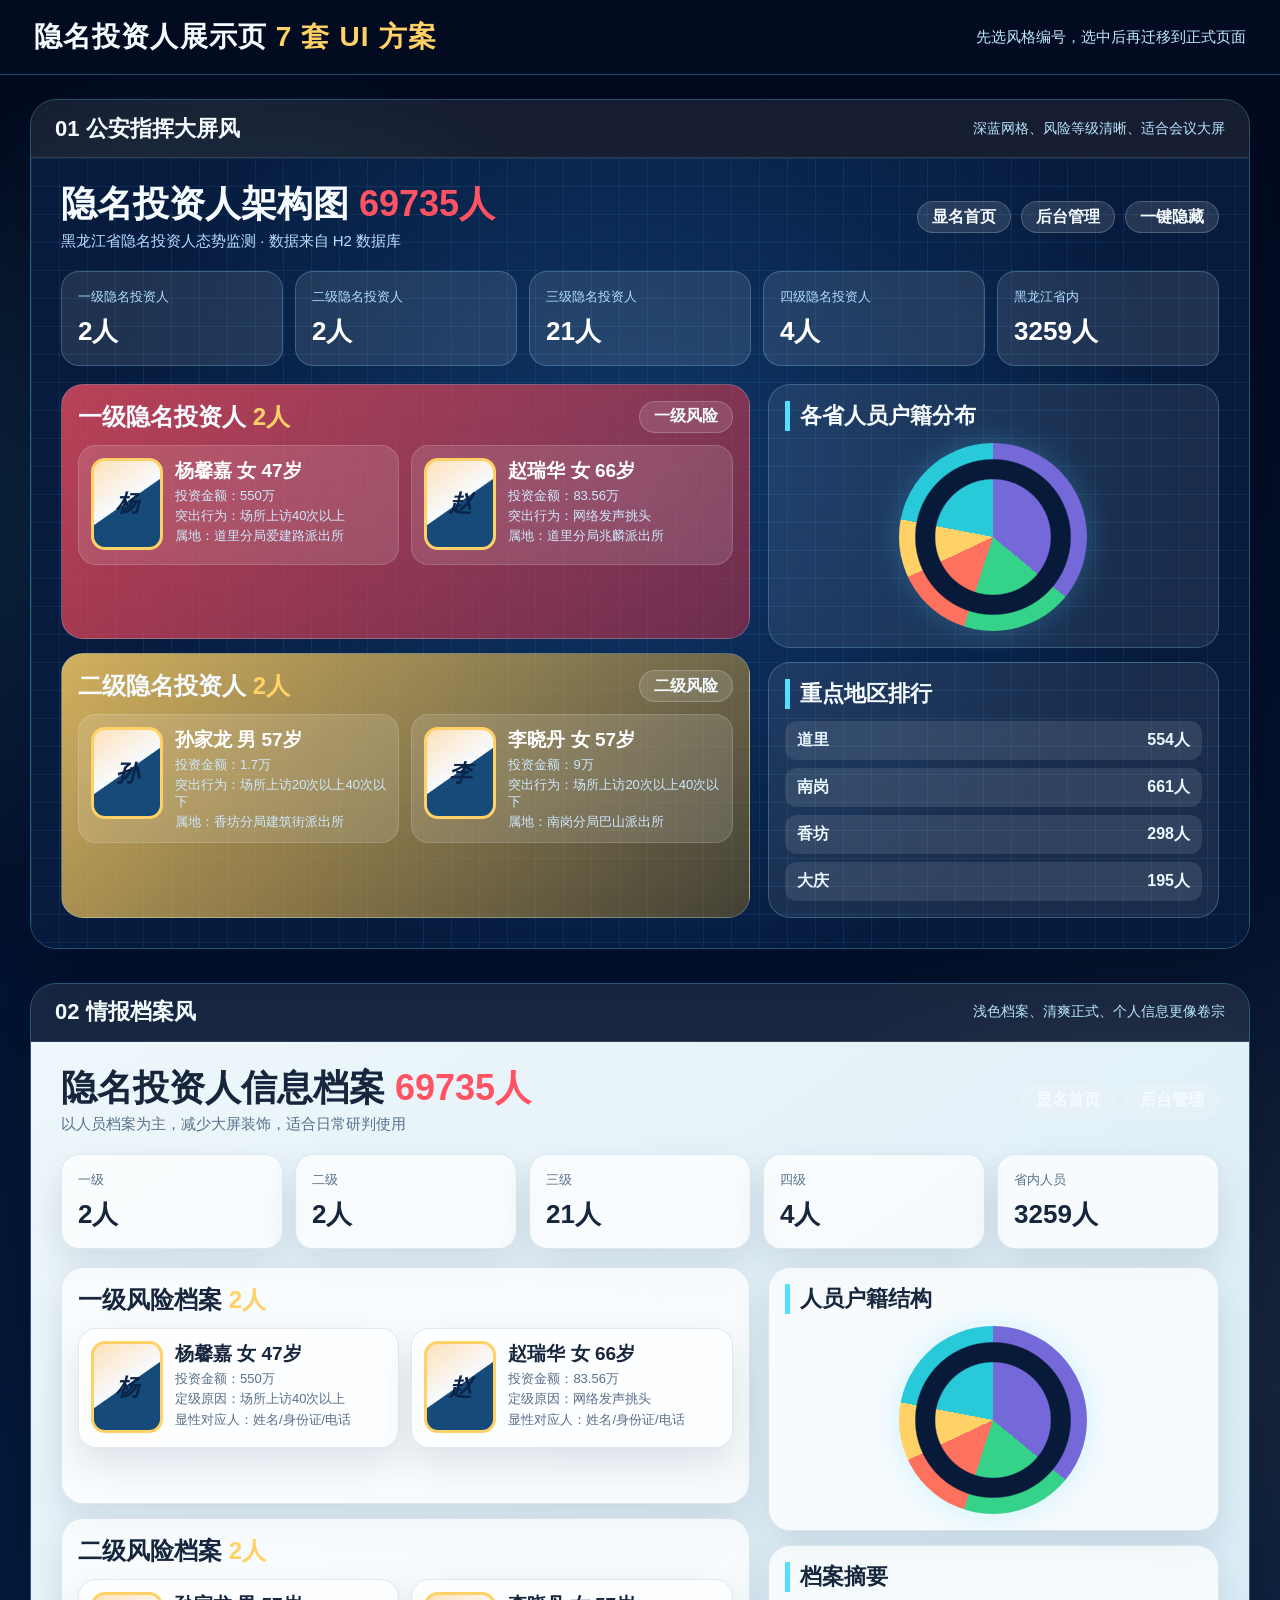
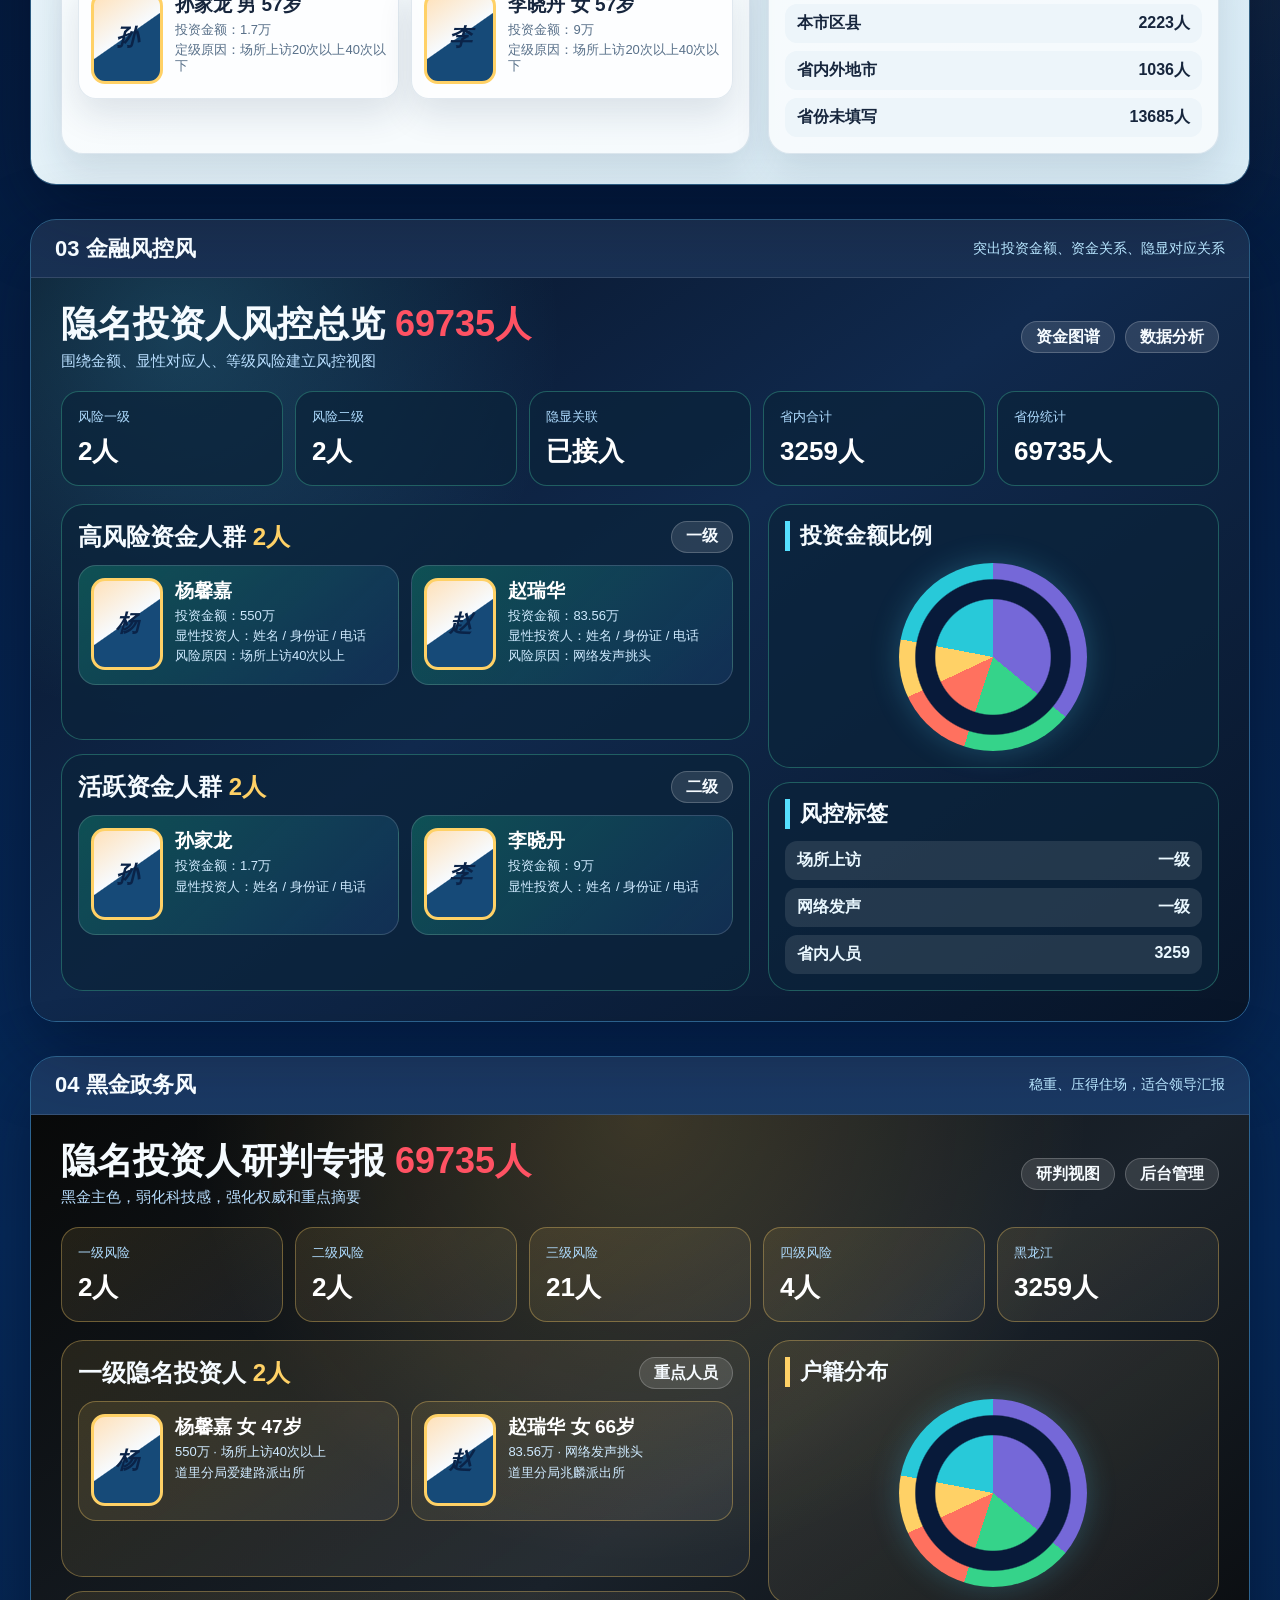
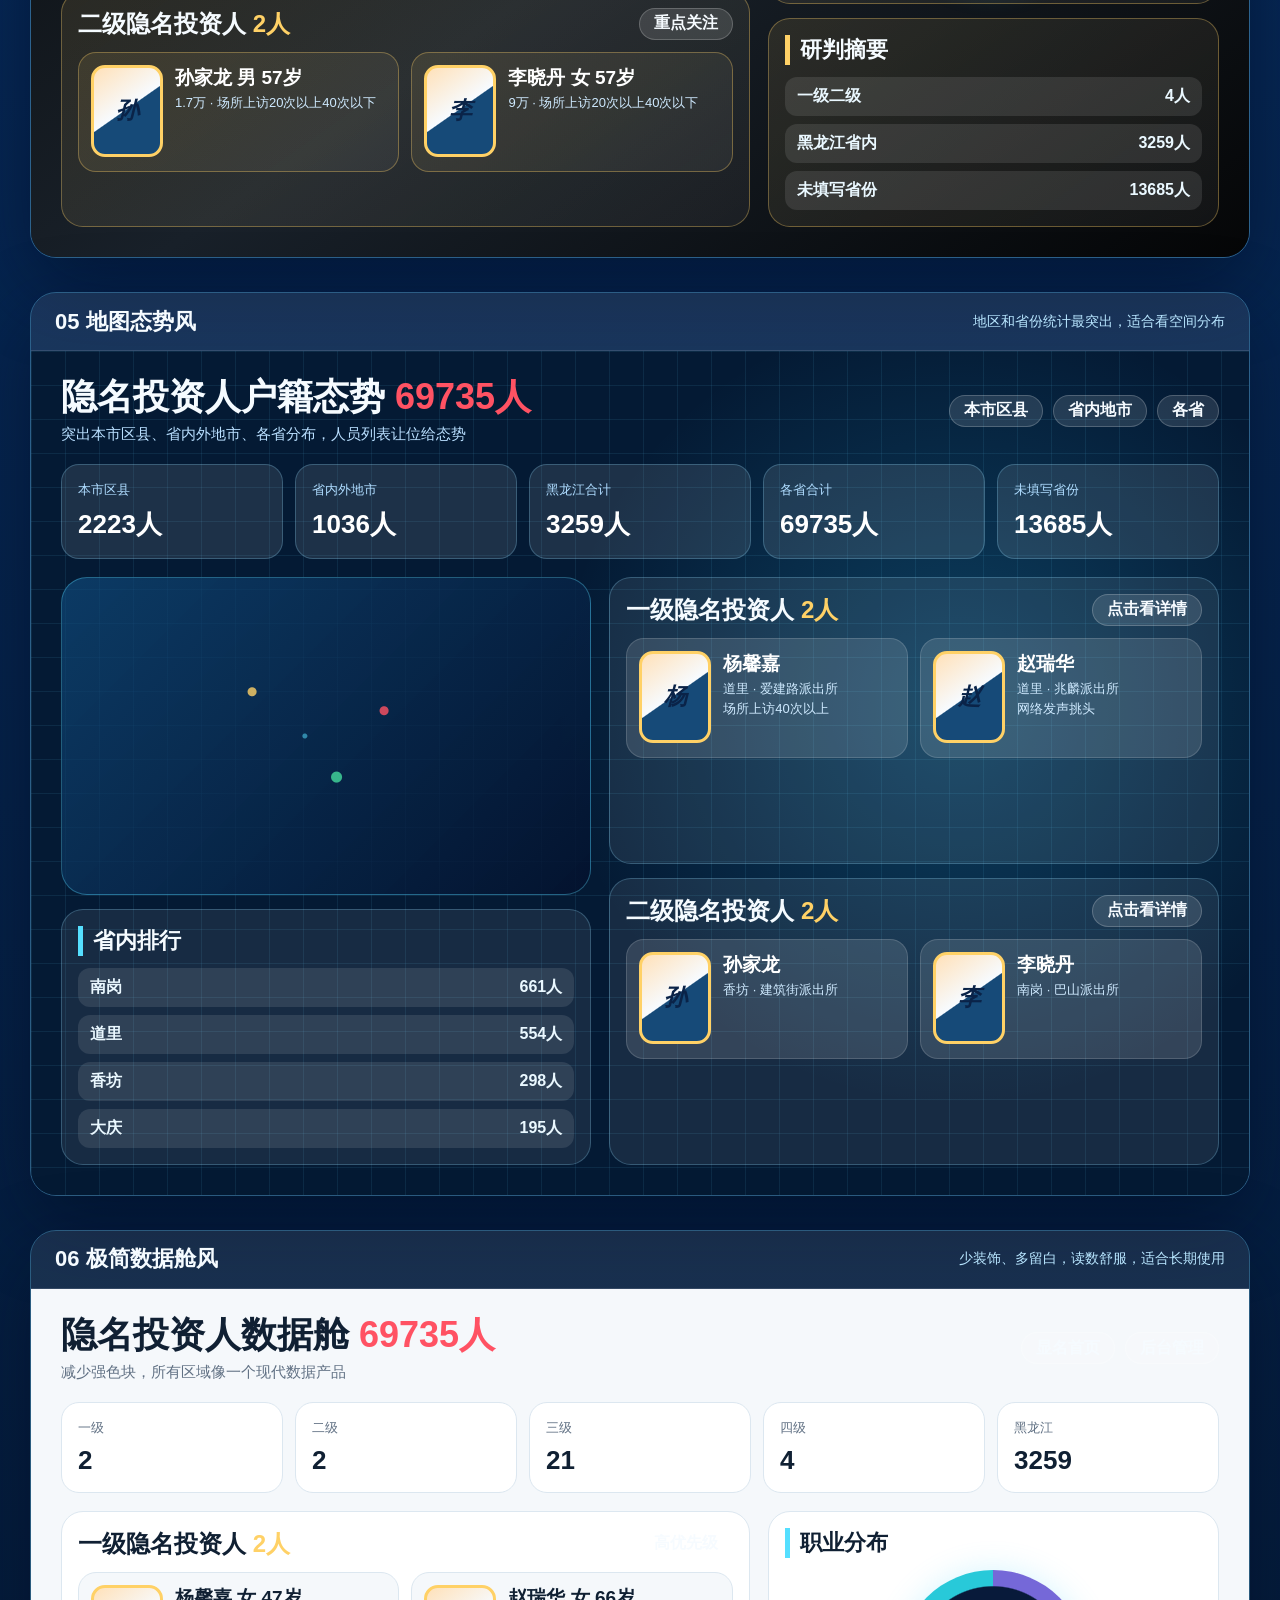
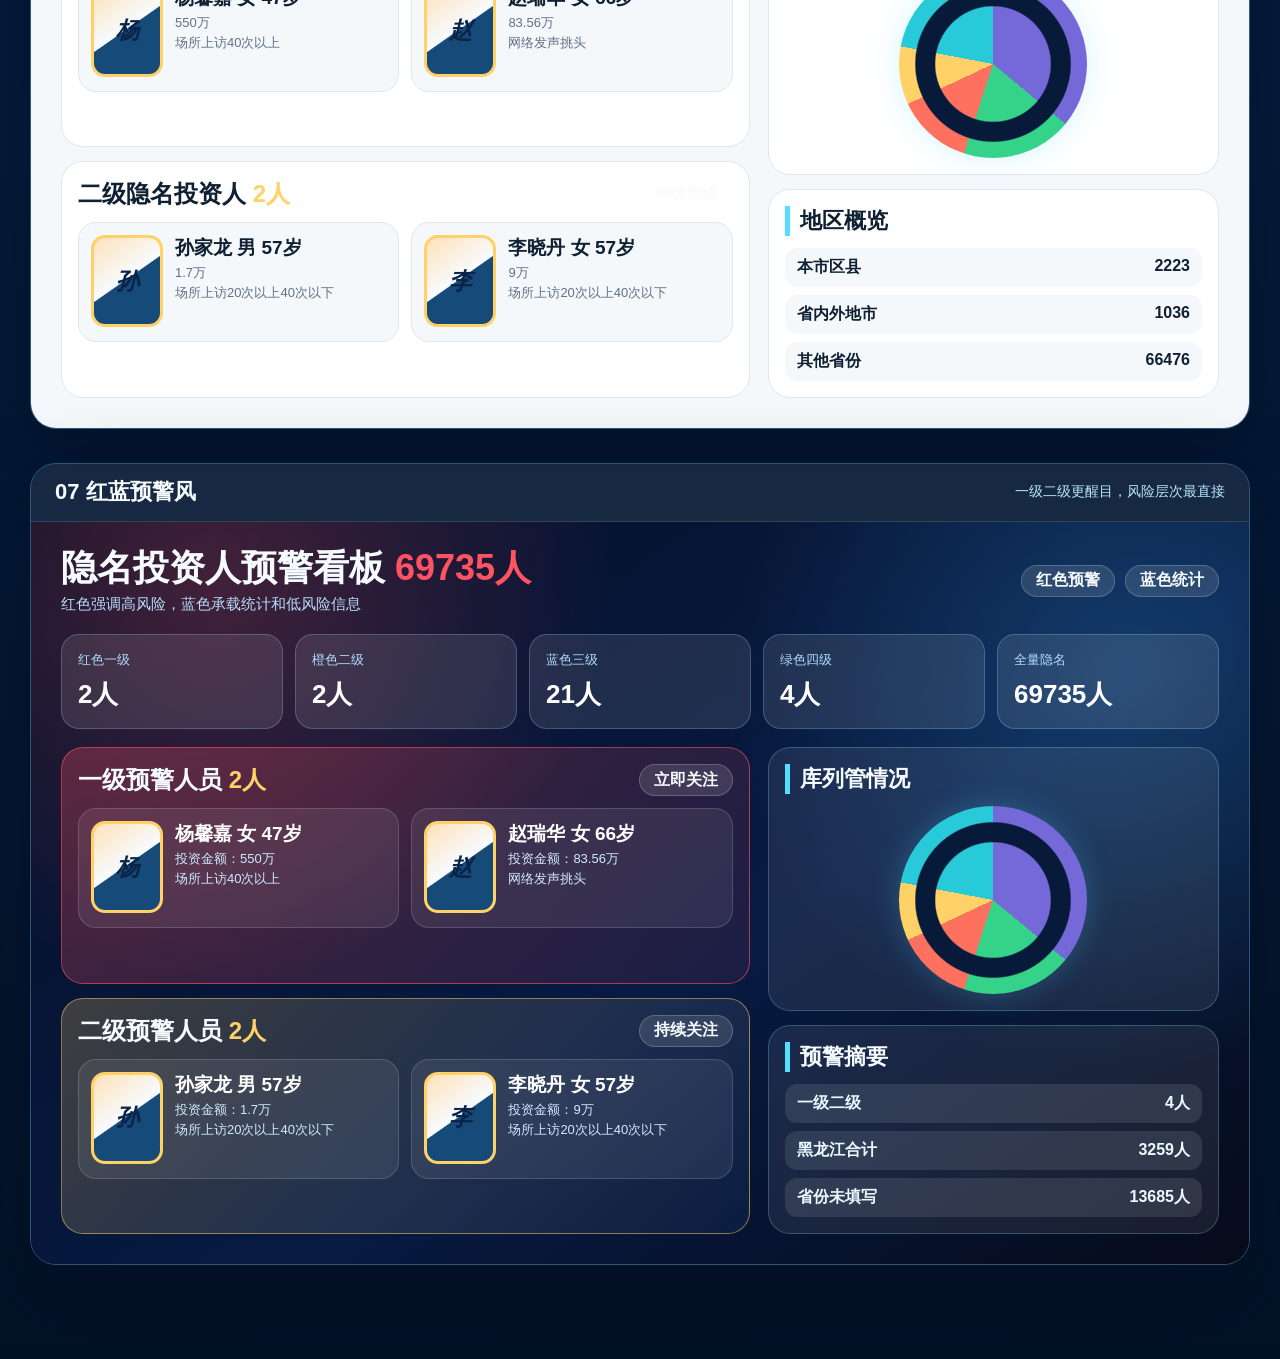
<file: frontend/hidden-ui-options.html>
<!doctype html>
<html lang="zh-CN">
  <head>
    <meta charset="UTF-8">
    <meta name="viewport" content="width=device-width, initial-scale=1.0">
    <title>隐名投资人页面 UI 方案选择</title>
    <style>
      :root {
        --ink: #06142f;
        --navy: #061b3d;
        --deep: #031127;
        --cyan: #55dfff;
        --gold: #ffd166;
        --red: #ff5263;
        --green: #42d69b;
        --violet: #8578ff;
        --card: rgba(255, 255, 255, 0.1);
        --line: rgba(142, 218, 255, 0.26);
      }

      * {
        box-sizing: border-box;
      }

      body {
        margin: 0;
        min-width: 1260px;
        color: #f5fbff;
        font-family: "Microsoft YaHei", "PingFang SC", "Noto Sans SC", Arial, sans-serif;
        background:
          radial-gradient(circle at 18% 8%, rgba(86, 223, 255, 0.18), transparent 28rem),
          radial-gradient(circle at 92% 22%, rgba(255, 209, 102, 0.1), transparent 30rem),
          linear-gradient(180deg, #02091c, #062a5a 46%, #031327);
      }

      .selector-shell {
        padding: 26px 30px 60px;
      }

      .selector-head {
        position: sticky;
        z-index: 20;
        top: 0;
        display: flex;
        justify-content: space-between;
        align-items: center;
        margin: -26px -30px 24px;
        padding: 18px 34px;
        background: rgba(3, 12, 32, 0.92);
        border-bottom: 1px solid rgba(103, 207, 255, 0.32);
        backdrop-filter: blur(14px);
      }

      .selector-head h1 {
        margin: 0;
        font-size: 28px;
        letter-spacing: 0.04em;
      }

      .selector-head span {
        color: var(--gold);
      }

      .selector-note {
        margin: 0;
        color: #bfe8ff;
        font-size: 15px;
      }

      .option {
        overflow: hidden;
        margin: 0 auto 34px;
        max-width: 1540px;
        min-height: 760px;
        border-radius: 26px;
        border: 1px solid rgba(120, 213, 255, 0.34);
        box-shadow: 0 28px 80px rgba(0, 8, 30, 0.46);
      }

      .option-label {
        display: flex;
        justify-content: space-between;
        align-items: center;
        min-height: 58px;
        padding: 0 24px;
        background: rgba(255, 255, 255, 0.08);
        border-bottom: 1px solid rgba(255, 255, 255, 0.12);
      }

      .option-label b {
        font-size: 22px;
      }

      .option-label small {
        color: #b8e6ff;
        font-size: 14px;
      }

      .screen {
        min-height: 702px;
        padding: 26px 30px 30px;
      }

      .hero {
        display: grid;
        grid-template-columns: 1fr auto;
        align-items: center;
        gap: 24px;
        margin-bottom: 20px;
      }

      .hero h2 {
        margin: 0;
        font-size: 36px;
        line-height: 1.1;
      }

      .hero h2 span {
        color: var(--red);
      }

      .hero p {
        margin: 8px 0 0;
        color: #b9dfff;
        font-size: 15px;
      }

      .hero-actions {
        display: flex;
        gap: 10px;
      }

      .chip {
        display: inline-flex;
        align-items: center;
        justify-content: center;
        min-height: 32px;
        padding: 0 14px;
        border-radius: 999px;
        color: #f6fbff;
        background: rgba(255, 255, 255, 0.12);
        border: 1px solid rgba(255, 255, 255, 0.2);
        font-weight: 800;
      }

      .metric-row {
        display: grid;
        grid-template-columns: repeat(5, minmax(0, 1fr));
        gap: 12px;
        margin-bottom: 18px;
      }

      .metric {
        min-height: 86px;
        padding: 16px;
        border-radius: 18px;
        background: var(--card);
        border: 1px solid var(--line);
      }

      .metric small {
        display: block;
        color: #afdcff;
        font-size: 13px;
      }

      .metric b {
        display: block;
        margin-top: 8px;
        color: #fff;
        font-size: 26px;
      }

      .layout {
        display: grid;
        grid-template-columns: 1.45fr 0.95fr;
        gap: 18px;
      }

      .people-grid {
        display: grid;
        gap: 14px;
      }

      .group {
        padding: 16px;
        border-radius: 22px;
        border: 1px solid var(--line);
        background: rgba(255, 255, 255, 0.08);
      }

      .group-head {
        display: flex;
        align-items: center;
        justify-content: space-between;
        gap: 12px;
        margin-bottom: 12px;
      }

      .group-head h3 {
        margin: 0;
        font-size: 24px;
      }

      .group-head h3 span {
        color: var(--gold);
      }

      .person-row {
        display: grid;
        grid-template-columns: repeat(2, minmax(0, 1fr));
        gap: 12px;
      }

      .person-card {
        display: grid;
        grid-template-columns: 72px 1fr;
        gap: 12px;
        min-height: 120px;
        padding: 12px;
        border-radius: 18px;
        background: rgba(255, 255, 255, 0.12);
        border: 1px solid rgba(255, 255, 255, 0.15);
      }

      .avatar {
        display: grid;
        place-items: center;
        width: 72px;
        height: 92px;
        border-radius: 14px;
        color: #0a2348;
        background: linear-gradient(145deg, #ffe1b9, #f7fbff 48%, #164a78 49%);
        border: 3px solid #ffd166;
        font-size: 23px;
        font-weight: 900;
      }

      .person-card strong {
        display: block;
        color: #fff;
        font-size: 19px;
      }

      .person-card span {
        display: block;
        margin-top: 4px;
        color: #cfeaff;
        font-size: 13px;
        line-height: 1.25;
      }

      .side {
        display: grid;
        gap: 14px;
      }

      .panel {
        padding: 16px;
        border-radius: 22px;
        border: 1px solid var(--line);
        background: rgba(255, 255, 255, 0.08);
      }

      .panel h3 {
        margin: 0 0 12px;
        padding-left: 10px;
        border-left: 5px solid var(--cyan);
        font-size: 22px;
      }

      .donut {
        width: 188px;
        height: 188px;
        margin: 0 auto;
        border-radius: 50%;
        background:
          radial-gradient(circle, transparent 0 43%, #081a3a 44% 58%, transparent 59%),
          conic-gradient(#7568d8 0 36%, #35d38a 36% 55%, #ff715f 55% 68%, #ffd166 68% 78%, #28c9d9 78% 100%);
        box-shadow: 0 0 30px rgba(84, 215, 255, 0.24);
      }

      .rank-list {
        display: grid;
        gap: 8px;
      }

      .rank-list span {
        display: grid;
        grid-template-columns: 1fr auto;
        gap: 10px;
        padding: 9px 12px;
        border-radius: 12px;
        background: rgba(255, 255, 255, 0.1);
        color: #eaf8ff;
        font-weight: 800;
      }

      .option-1 .screen {
        background:
          linear-gradient(rgba(93, 193, 255, 0.09) 1px, transparent 1px),
          linear-gradient(90deg, rgba(93, 193, 255, 0.09) 1px, transparent 1px),
          radial-gradient(circle at 50% 40%, rgba(46, 151, 255, 0.22), transparent 34rem),
          #061b3d;
        background-size: 28px 28px, 28px 28px, auto, auto;
      }

      .option-1 .group.red {
        background: linear-gradient(135deg, rgba(255, 82, 99, 0.72), rgba(176, 44, 67, 0.58));
      }

      .option-1 .group.yellow {
        background: linear-gradient(135deg, rgba(255, 209, 102, 0.82), rgba(139, 104, 34, 0.45));
      }

      .option-2 .screen {
        color: #21314a;
        background: linear-gradient(145deg, #eef7fb, #d8ebf5);
      }

      .option-2 .hero h2,
      .option-2 .group-head h3,
      .option-2 .panel h3,
      .option-2 .person-card strong,
      .option-2 .metric b,
      .option-2 .rank-list span {
        color: #17263d;
      }

      .option-2 .hero p,
      .option-2 .metric small,
      .option-2 .person-card span {
        color: #587089;
      }

      .option-2 .group,
      .option-2 .panel,
      .option-2 .metric,
      .option-2 .person-card {
        background: rgba(255, 255, 255, 0.72);
        border-color: rgba(74, 118, 153, 0.16);
        box-shadow: 0 16px 34px rgba(23, 49, 84, 0.12);
      }

      .option-2 .rank-list span {
        background: #edf5fa;
      }

      .option-3 .screen {
        background:
          radial-gradient(circle at 12% 8%, rgba(86, 223, 255, 0.2), transparent 24rem),
          linear-gradient(145deg, #071225, #10294d 46%, #081528);
      }

      .option-3 .metric,
      .option-3 .group,
      .option-3 .panel {
        border-color: rgba(88, 247, 194, 0.28);
        background: rgba(11, 36, 58, 0.74);
      }

      .option-3 .person-card {
        background: linear-gradient(135deg, rgba(24, 196, 145, 0.28), rgba(54, 111, 210, 0.16));
      }

      .option-4 .screen {
        background:
          radial-gradient(circle at 50% 0%, rgba(255, 209, 102, 0.18), transparent 28rem),
          linear-gradient(145deg, #080909, #19212a 52%, #050607);
      }

      .option-4 .metric,
      .option-4 .group,
      .option-4 .panel,
      .option-4 .person-card {
        background: linear-gradient(145deg, rgba(255, 209, 102, 0.1), rgba(255, 255, 255, 0.05));
        border-color: rgba(255, 209, 102, 0.34);
      }

      .option-4 .panel h3 {
        border-left-color: var(--gold);
      }

      .option-5 .screen {
        background:
          radial-gradient(circle at 76% 42%, rgba(44, 200, 255, 0.22), transparent 25rem),
          linear-gradient(rgba(95, 210, 255, 0.09) 1px, transparent 1px),
          linear-gradient(90deg, rgba(95, 210, 255, 0.09) 1px, transparent 1px),
          #041a34;
        background-size: auto, 34px 34px, 34px 34px, auto;
      }

      .option-5 .layout {
        grid-template-columns: 1fr 1.15fr;
      }

      .map-card {
        min-height: 318px;
        border-radius: 26px;
        border: 1px solid rgba(92, 223, 255, 0.34);
        background:
          radial-gradient(circle at 46% 50%, rgba(85, 223, 255, 0.52) 0 2px, transparent 3px),
          radial-gradient(circle at 36% 36%, rgba(255, 209, 102, 0.8) 0 4px, transparent 5px),
          radial-gradient(circle at 61% 42%, rgba(255, 82, 99, 0.8) 0 4px, transparent 5px),
          radial-gradient(circle at 52% 63%, rgba(66, 214, 155, 0.82) 0 5px, transparent 6px),
          linear-gradient(135deg, rgba(16, 76, 126, 0.66), rgba(4, 18, 46, 0.86));
      }

      .option-6 .screen {
        color: #102033;
        background: #f5f8fb;
      }

      .option-6 .hero h2,
      .option-6 .group-head h3,
      .option-6 .panel h3,
      .option-6 .metric b,
      .option-6 .person-card strong,
      .option-6 .rank-list span {
        color: #102033;
      }

      .option-6 .hero p,
      .option-6 .metric small,
      .option-6 .person-card span {
        color: #617184;
      }

      .option-6 .metric,
      .option-6 .group,
      .option-6 .panel {
        background: #fff;
        border-color: #dce7f0;
        box-shadow: none;
      }

      .option-6 .person-card,
      .option-6 .rank-list span {
        color: #102033;
        background: #f5f8fb;
        border-color: #dce7f0;
      }

      .option-7 .screen {
        background:
          radial-gradient(circle at 15% 8%, rgba(255, 82, 99, 0.24), transparent 25rem),
          radial-gradient(circle at 90% 20%, rgba(64, 180, 255, 0.22), transparent 25rem),
          linear-gradient(145deg, #060f27, #071a42 58%, #060b1a);
      }

      .option-7 .group.red {
        border-color: rgba(255, 82, 99, 0.58);
        background: linear-gradient(135deg, rgba(255, 82, 99, 0.28), rgba(255, 82, 99, 0.08));
      }

      .option-7 .group.yellow {
        border-color: rgba(255, 209, 102, 0.5);
        background: linear-gradient(135deg, rgba(255, 209, 102, 0.22), rgba(60, 130, 255, 0.08));
      }

      .option-7 .person-card {
        background: rgba(255, 255, 255, 0.08);
      }
    </style>
  </head>
  <body>
    <main class="selector-shell">
      <header class="selector-head">
        <h1>隐名投资人展示页 <span>7 套 UI 方案</span></h1>
        <p class="selector-note">先选风格编号，选中后再迁移到正式页面</p>
      </header>

      <section class="option option-1">
        <div class="option-label"><b>01 公安指挥大屏风</b><small>深蓝网格、风险等级清晰、适合会议大屏</small></div>
        <div class="screen">
          <div class="hero"><div><h2>隐名投资人架构图 <span>69735人</span></h2><p>黑龙江省隐名投资人态势监测 · 数据来自 H2 数据库</p></div><div class="hero-actions"><span class="chip">显名首页</span><span class="chip">后台管理</span><span class="chip">一键隐藏</span></div></div>
          <div class="metric-row"><div class="metric"><small>一级隐名投资人</small><b>2人</b></div><div class="metric"><small>二级隐名投资人</small><b>2人</b></div><div class="metric"><small>三级隐名投资人</small><b>21人</b></div><div class="metric"><small>四级隐名投资人</small><b>4人</b></div><div class="metric"><small>黑龙江省内</small><b>3259人</b></div></div>
          <div class="layout"><div class="people-grid"><div class="group red"><div class="group-head"><h3>一级隐名投资人 <span>2人</span></h3><span class="chip">一级风险</span></div><div class="person-row"><div class="person-card"><i class="avatar">杨</i><div><strong>杨馨嘉 女 47岁</strong><span>投资金额：550万</span><span>突出行为：场所上访40次以上</span><span>属地：道里分局爱建路派出所</span></div></div><div class="person-card"><i class="avatar">赵</i><div><strong>赵瑞华 女 66岁</strong><span>投资金额：83.56万</span><span>突出行为：网络发声挑头</span><span>属地：道里分局兆麟派出所</span></div></div></div></div><div class="group yellow"><div class="group-head"><h3>二级隐名投资人 <span>2人</span></h3><span class="chip">二级风险</span></div><div class="person-row"><div class="person-card"><i class="avatar">孙</i><div><strong>孙家龙 男 57岁</strong><span>投资金额：1.7万</span><span>突出行为：场所上访20次以上40次以下</span><span>属地：香坊分局建筑街派出所</span></div></div><div class="person-card"><i class="avatar">李</i><div><strong>李晓丹 女 57岁</strong><span>投资金额：9万</span><span>突出行为：场所上访20次以上40次以下</span><span>属地：南岗分局巴山派出所</span></div></div></div></div></div><aside class="side"><div class="panel"><h3>各省人员户籍分布</h3><div class="donut"></div></div><div class="panel"><h3>重点地区排行</h3><div class="rank-list"><span>道里 <b>554人</b></span><span>南岗 <b>661人</b></span><span>香坊 <b>298人</b></span><span>大庆 <b>195人</b></span></div></div></aside></div>
        </div>
      </section>

      <section class="option option-2">
        <div class="option-label"><b>02 情报档案风</b><small>浅色档案、清爽正式、个人信息更像卷宗</small></div>
        <div class="screen">
          <div class="hero"><div><h2>隐名投资人信息档案 <span>69735人</span></h2><p>以人员档案为主，减少大屏装饰，适合日常研判使用</p></div><div class="hero-actions"><span class="chip">显名首页</span><span class="chip">后台管理</span></div></div>
          <div class="metric-row"><div class="metric"><small>一级</small><b>2人</b></div><div class="metric"><small>二级</small><b>2人</b></div><div class="metric"><small>三级</small><b>21人</b></div><div class="metric"><small>四级</small><b>4人</b></div><div class="metric"><small>省内人员</small><b>3259人</b></div></div>
          <div class="layout"><div class="people-grid"><div class="group red"><div class="group-head"><h3>一级风险档案 <span>2人</span></h3><span class="chip">重点核查</span></div><div class="person-row"><div class="person-card"><i class="avatar">杨</i><div><strong>杨馨嘉 女 47岁</strong><span>投资金额：550万</span><span>定级原因：场所上访40次以上</span><span>显性对应人：姓名/身份证/电话</span></div></div><div class="person-card"><i class="avatar">赵</i><div><strong>赵瑞华 女 66岁</strong><span>投资金额：83.56万</span><span>定级原因：网络发声挑头</span><span>显性对应人：姓名/身份证/电话</span></div></div></div></div><div class="group yellow"><div class="group-head"><h3>二级风险档案 <span>2人</span></h3><span class="chip">持续关注</span></div><div class="person-row"><div class="person-card"><i class="avatar">孙</i><div><strong>孙家龙 男 57岁</strong><span>投资金额：1.7万</span><span>定级原因：场所上访20次以上40次以下</span></div></div><div class="person-card"><i class="avatar">李</i><div><strong>李晓丹 女 57岁</strong><span>投资金额：9万</span><span>定级原因：场所上访20次以上40次以下</span></div></div></div></div></div><aside class="side"><div class="panel"><h3>人员户籍结构</h3><div class="donut"></div></div><div class="panel"><h3>档案摘要</h3><div class="rank-list"><span>本市区县 <b>2223人</b></span><span>省内外地市 <b>1036人</b></span><span>省份未填写 <b>13685人</b></span></div></div></aside></div>
        </div>
      </section>

      <section class="option option-3">
        <div class="option-label"><b>03 金融风控风</b><small>突出投资金额、资金关系、隐显对应关系</small></div>
        <div class="screen">
          <div class="hero"><div><h2>隐名投资人风控总览 <span>69735人</span></h2><p>围绕金额、显性对应人、等级风险建立风控视图</p></div><div class="hero-actions"><span class="chip">资金图谱</span><span class="chip">数据分析</span></div></div>
          <div class="metric-row"><div class="metric"><small>风险一级</small><b>2人</b></div><div class="metric"><small>风险二级</small><b>2人</b></div><div class="metric"><small>隐显关联</small><b>已接入</b></div><div class="metric"><small>省内合计</small><b>3259人</b></div><div class="metric"><small>省份统计</small><b>69735人</b></div></div>
          <div class="layout"><div class="people-grid"><div class="group red"><div class="group-head"><h3>高风险资金人群 <span>2人</span></h3><span class="chip">一级</span></div><div class="person-row"><div class="person-card"><i class="avatar">杨</i><div><strong>杨馨嘉</strong><span>投资金额：550万</span><span>显性投资人：姓名 / 身份证 / 电话</span><span>风险原因：场所上访40次以上</span></div></div><div class="person-card"><i class="avatar">赵</i><div><strong>赵瑞华</strong><span>投资金额：83.56万</span><span>显性投资人：姓名 / 身份证 / 电话</span><span>风险原因：网络发声挑头</span></div></div></div></div><div class="group yellow"><div class="group-head"><h3>活跃资金人群 <span>2人</span></h3><span class="chip">二级</span></div><div class="person-row"><div class="person-card"><i class="avatar">孙</i><div><strong>孙家龙</strong><span>投资金额：1.7万</span><span>显性投资人：姓名 / 身份证 / 电话</span></div></div><div class="person-card"><i class="avatar">李</i><div><strong>李晓丹</strong><span>投资金额：9万</span><span>显性投资人：姓名 / 身份证 / 电话</span></div></div></div></div></div><aside class="side"><div class="panel"><h3>投资金额比例</h3><div class="donut"></div></div><div class="panel"><h3>风控标签</h3><div class="rank-list"><span>场所上访 <b>一级</b></span><span>网络发声 <b>一级</b></span><span>省内人员 <b>3259</b></span></div></div></aside></div>
        </div>
      </section>

      <section class="option option-4">
        <div class="option-label"><b>04 黑金政务风</b><small>稳重、压得住场，适合领导汇报</small></div>
        <div class="screen">
          <div class="hero"><div><h2>隐名投资人研判专报 <span>69735人</span></h2><p>黑金主色，弱化科技感，强化权威和重点摘要</p></div><div class="hero-actions"><span class="chip">研判视图</span><span class="chip">后台管理</span></div></div>
          <div class="metric-row"><div class="metric"><small>一级风险</small><b>2人</b></div><div class="metric"><small>二级风险</small><b>2人</b></div><div class="metric"><small>三级风险</small><b>21人</b></div><div class="metric"><small>四级风险</small><b>4人</b></div><div class="metric"><small>黑龙江</small><b>3259人</b></div></div>
          <div class="layout"><div class="people-grid"><div class="group red"><div class="group-head"><h3>一级隐名投资人 <span>2人</span></h3><span class="chip">重点人员</span></div><div class="person-row"><div class="person-card"><i class="avatar">杨</i><div><strong>杨馨嘉 女 47岁</strong><span>550万 · 场所上访40次以上</span><span>道里分局爱建路派出所</span></div></div><div class="person-card"><i class="avatar">赵</i><div><strong>赵瑞华 女 66岁</strong><span>83.56万 · 网络发声挑头</span><span>道里分局兆麟派出所</span></div></div></div></div><div class="group yellow"><div class="group-head"><h3>二级隐名投资人 <span>2人</span></h3><span class="chip">重点关注</span></div><div class="person-row"><div class="person-card"><i class="avatar">孙</i><div><strong>孙家龙 男 57岁</strong><span>1.7万 · 场所上访20次以上40次以下</span></div></div><div class="person-card"><i class="avatar">李</i><div><strong>李晓丹 女 57岁</strong><span>9万 · 场所上访20次以上40次以下</span></div></div></div></div></div><aside class="side"><div class="panel"><h3>户籍分布</h3><div class="donut"></div></div><div class="panel"><h3>研判摘要</h3><div class="rank-list"><span>一级二级 <b>4人</b></span><span>黑龙江省内 <b>3259人</b></span><span>未填写省份 <b>13685人</b></span></div></div></aside></div>
        </div>
      </section>

      <section class="option option-5">
        <div class="option-label"><b>05 地图态势风</b><small>地区和省份统计最突出，适合看空间分布</small></div>
        <div class="screen">
          <div class="hero"><div><h2>隐名投资人户籍态势 <span>69735人</span></h2><p>突出本市区县、省内外地市、各省分布，人员列表让位给态势</p></div><div class="hero-actions"><span class="chip">本市区县</span><span class="chip">省内地市</span><span class="chip">各省</span></div></div>
          <div class="metric-row"><div class="metric"><small>本市区县</small><b>2223人</b></div><div class="metric"><small>省内外地市</small><b>1036人</b></div><div class="metric"><small>黑龙江合计</small><b>3259人</b></div><div class="metric"><small>各省合计</small><b>69735人</b></div><div class="metric"><small>未填写省份</small><b>13685人</b></div></div>
          <div class="layout"><div class="side"><div class="map-card"></div><div class="panel"><h3>省内排行</h3><div class="rank-list"><span>南岗 <b>661人</b></span><span>道里 <b>554人</b></span><span>香坊 <b>298人</b></span><span>大庆 <b>195人</b></span></div></div></div><div class="people-grid"><div class="group red"><div class="group-head"><h3>一级隐名投资人 <span>2人</span></h3><span class="chip">点击看详情</span></div><div class="person-row"><div class="person-card"><i class="avatar">杨</i><div><strong>杨馨嘉</strong><span>道里 · 爱建路派出所</span><span>场所上访40次以上</span></div></div><div class="person-card"><i class="avatar">赵</i><div><strong>赵瑞华</strong><span>道里 · 兆麟派出所</span><span>网络发声挑头</span></div></div></div></div><div class="group yellow"><div class="group-head"><h3>二级隐名投资人 <span>2人</span></h3><span class="chip">点击看详情</span></div><div class="person-row"><div class="person-card"><i class="avatar">孙</i><div><strong>孙家龙</strong><span>香坊 · 建筑街派出所</span></div></div><div class="person-card"><i class="avatar">李</i><div><strong>李晓丹</strong><span>南岗 · 巴山派出所</span></div></div></div></div></div></div>
        </div>
      </section>

      <section class="option option-6">
        <div class="option-label"><b>06 极简数据舱风</b><small>少装饰、多留白，读数舒服，适合长期使用</small></div>
        <div class="screen">
          <div class="hero"><div><h2>隐名投资人数据舱 <span>69735人</span></h2><p>减少强色块，所有区域像一个现代数据产品</p></div><div class="hero-actions"><span class="chip">显名首页</span><span class="chip">后台管理</span></div></div>
          <div class="metric-row"><div class="metric"><small>一级</small><b>2</b></div><div class="metric"><small>二级</small><b>2</b></div><div class="metric"><small>三级</small><b>21</b></div><div class="metric"><small>四级</small><b>4</b></div><div class="metric"><small>黑龙江</small><b>3259</b></div></div>
          <div class="layout"><div class="people-grid"><div class="group red"><div class="group-head"><h3>一级隐名投资人 <span>2人</span></h3><span class="chip">高优先级</span></div><div class="person-row"><div class="person-card"><i class="avatar">杨</i><div><strong>杨馨嘉 女 47岁</strong><span>550万</span><span>场所上访40次以上</span></div></div><div class="person-card"><i class="avatar">赵</i><div><strong>赵瑞华 女 66岁</strong><span>83.56万</span><span>网络发声挑头</span></div></div></div></div><div class="group yellow"><div class="group-head"><h3>二级隐名投资人 <span>2人</span></h3><span class="chip">中优先级</span></div><div class="person-row"><div class="person-card"><i class="avatar">孙</i><div><strong>孙家龙 男 57岁</strong><span>1.7万</span><span>场所上访20次以上40次以下</span></div></div><div class="person-card"><i class="avatar">李</i><div><strong>李晓丹 女 57岁</strong><span>9万</span><span>场所上访20次以上40次以下</span></div></div></div></div></div><aside class="side"><div class="panel"><h3>职业分布</h3><div class="donut"></div></div><div class="panel"><h3>地区概览</h3><div class="rank-list"><span>本市区县 <b>2223</b></span><span>省内外地市 <b>1036</b></span><span>其他省份 <b>66476</b></span></div></div></aside></div>
        </div>
      </section>

      <section class="option option-7">
        <div class="option-label"><b>07 红蓝预警风</b><small>一级二级更醒目，风险层次最直接</small></div>
        <div class="screen">
          <div class="hero"><div><h2>隐名投资人预警看板 <span>69735人</span></h2><p>红色强调高风险，蓝色承载统计和低风险信息</p></div><div class="hero-actions"><span class="chip">红色预警</span><span class="chip">蓝色统计</span></div></div>
          <div class="metric-row"><div class="metric"><small>红色一级</small><b>2人</b></div><div class="metric"><small>橙色二级</small><b>2人</b></div><div class="metric"><small>蓝色三级</small><b>21人</b></div><div class="metric"><small>绿色四级</small><b>4人</b></div><div class="metric"><small>全量隐名</small><b>69735人</b></div></div>
          <div class="layout"><div class="people-grid"><div class="group red"><div class="group-head"><h3>一级预警人员 <span>2人</span></h3><span class="chip">立即关注</span></div><div class="person-row"><div class="person-card"><i class="avatar">杨</i><div><strong>杨馨嘉 女 47岁</strong><span>投资金额：550万</span><span>场所上访40次以上</span></div></div><div class="person-card"><i class="avatar">赵</i><div><strong>赵瑞华 女 66岁</strong><span>投资金额：83.56万</span><span>网络发声挑头</span></div></div></div></div><div class="group yellow"><div class="group-head"><h3>二级预警人员 <span>2人</span></h3><span class="chip">持续关注</span></div><div class="person-row"><div class="person-card"><i class="avatar">孙</i><div><strong>孙家龙 男 57岁</strong><span>投资金额：1.7万</span><span>场所上访20次以上40次以下</span></div></div><div class="person-card"><i class="avatar">李</i><div><strong>李晓丹 女 57岁</strong><span>投资金额：9万</span><span>场所上访20次以上40次以下</span></div></div></div></div></div><aside class="side"><div class="panel"><h3>库列管情况</h3><div class="donut"></div></div><div class="panel"><h3>预警摘要</h3><div class="rank-list"><span>一级二级 <b>4人</b></span><span>黑龙江合计 <b>3259人</b></span><span>省份未填写 <b>13685人</b></span></div></div></aside></div>
        </div>
      </section>
    </main>
  </body>
</html>
</file>
